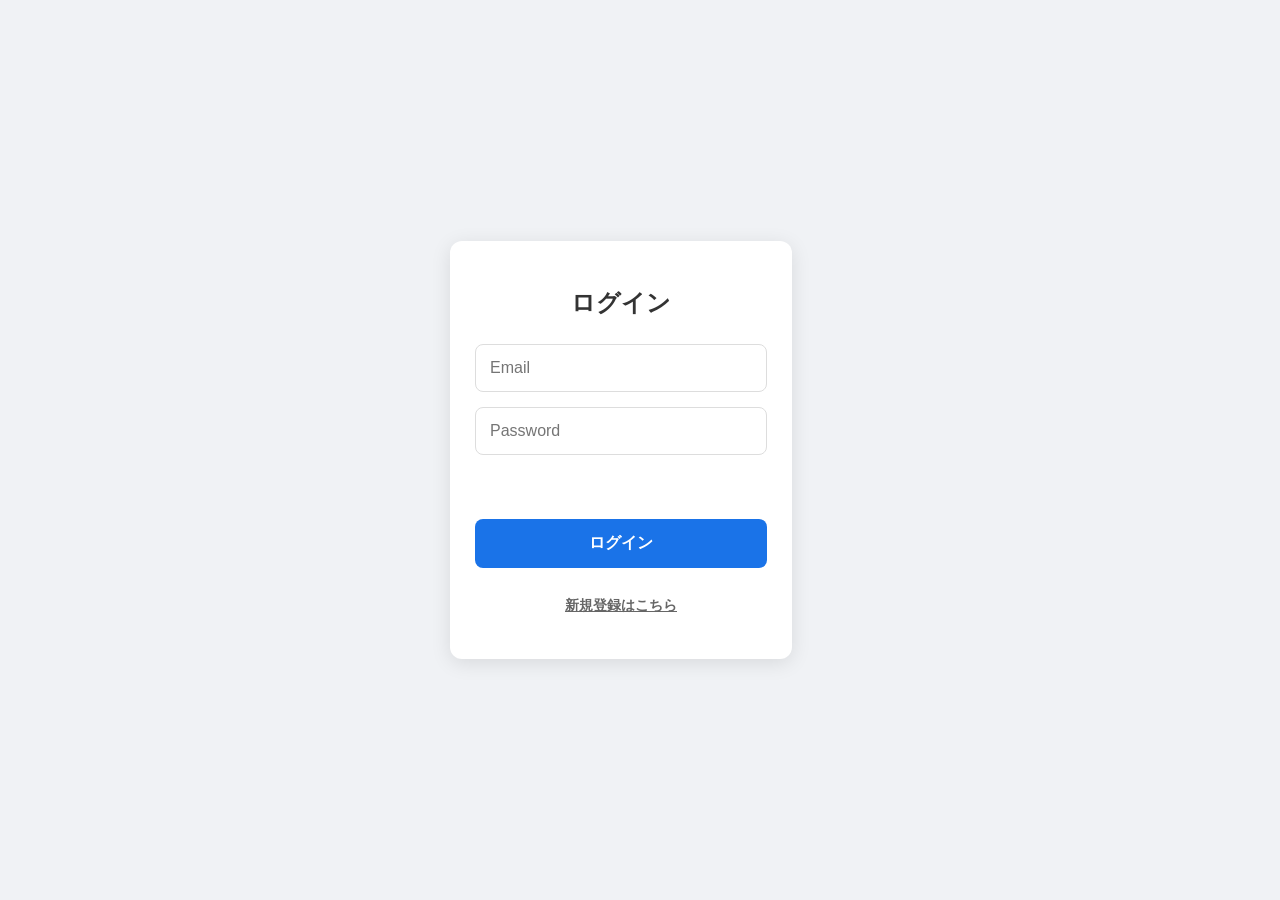
<file: index.html>
<!DOCTYPE html>
<html lang="ja">
<head>
    <meta charset="UTF-8">
    <meta name="viewport" content="width=device-width, initial-scale=1.0">
    <title>平工マッチング - ログイン</title>
    <link rel="stylesheet" href="index-style.css">
</head>
<body>

<div class="login-container">
    <div class="login-card">
        <h1 id="form-title">ログイン</h1>
        
        <div class="input-group">
            <input type="text" id="email" placeholder="Email" inputmode="email">
            <input type="password" id="password" placeholder="Password">
            <input type="password" id="confirm-password" placeholder="Confirm Password" style="display: none;">
        </div>

        <p id="message" class="message"></p>

        <div class="button-group">
            <div id="login-section">
                <button class="btn-primary" onclick="handleLogin()">ログイン</button>
                <button class="btn-flat" onclick="toggleMode('register')">新規登録はこちら</button>
            </div>
            <div id="register-section" style="display: none;">
                <button class="btn-primary" onclick="handleRegister()">アカウント作成</button>
                <button class="btn-flat" onclick="toggleMode('login')">ログインに戻る</button>
            </div>
        </div>
    </div>
</div>

<script src="index-script.js"></script>
</body>
</html>
</file>
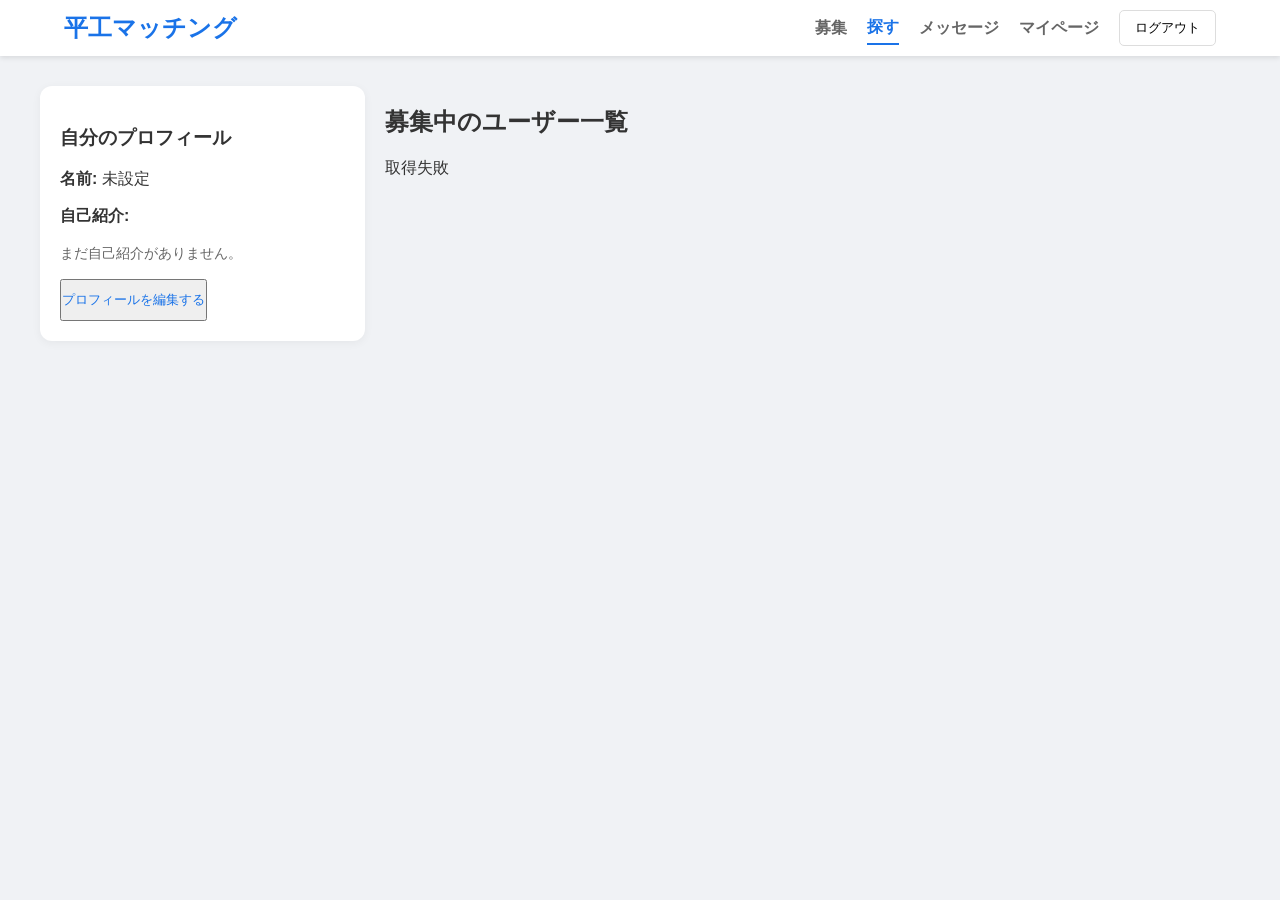
<file: home.html>
<!DOCTYPE html>
<html lang="ja">
<head>
    <meta charset="UTF-8">
    <meta name="viewport" content="width=device-width, initial-scale=1.0">
    <title>ホーム - 平工マッチング</title>
    <link rel="stylesheet" href="home-style.css">
</head>
<body>

<header class="navbar">
    <div class="logo" onclick="location.reload()">平工マッチング</div>
    <div class="nav-links">
        <span class="nav-item" id="tab-recruit" onclick="switchTab('recruit')">募集</span>
        <span class="nav-item active" id="tab-search" onclick="switchTab('search')">探す</span>
        <span class="nav-item" onclick="location.href='messages.html'">メッセージ</span>
        <span class="nav-item" onclick="location.href='mypages.html'">マイページ</span>
        <button class="btn-logout" onclick="logout()">ログアウト</button>
    </div>
</header>

<main class="container">
    <div class="main-layout" style="display: flex; gap: 20px; width: 100%;">
        
        <aside class="my-info-card" style="flex: 1; background: #fff; padding: 20px; border-radius: 12px; box-shadow: 0 2px 10px rgba(0,0,0,0.05); height: fit-content; min-width: 250px;">
            <h3>自分のプロフィール</h3>
            <div id="my-info-display">
                <p><strong>名前:</strong> <span id="display-name-val">未設定</span></p>
                <p><strong>自己紹介:</strong></p>
                <p id="display-bio-val" style="font-size: 0.9rem; color: #666; line-height: 1.5;">まだ自己紹介がありません。マイページから設定してください。</p>
            </div>
            <button class="btn-flat" onclick="location.href='mypages.html'" style="padding: 10px 0; text-align: left; color: #1a73e8;">プロフィールを編集する</button>
        </aside>

        <div style="flex: 3;">
            <section id="recruit-form-area" style="display: none;">
                <div class="sidebar" style="width: 100%; box-sizing: border-box;">
                    <h3>新規募集を投稿</h3>
                    <div class="filter-group">
                        <label>投稿名</label>
                        <input type="text" id="rec-name" placeholder="表示される名前">
                    </div>
                    <div class="filter-group">
                        <label>学科</label>
                        <select id="rec-dept">
                            <option value="機械工学科">機械工学科</option>
                            <option value="電気工学科">電気工学科</option>
                            <option value="建築工学科">建築工学科</option>
                            <option value="土木環境工学科">土木環境工学科</option>
                            <option value="情報工学科">情報工学科</option>
                        </select>
                    </div>
                    <div class="filter-group">
                        <label>募集内容</label>
                        <textarea id="rec-content" rows="4" style="width:100%; border-radius:5px; border:1px solid #ddd; padding: 10px; box-sizing: border-box;"></textarea>
                    </div>
                    <button class="btn-search" onclick="submitRecruitment()">投稿する</button>
                    <p id="recruit-msg" style="margin-top:10px; font-weight:bold;"></p>
                </div>
            </section>

            <section id="search-area">
                <div class="main-content">
                    <h2>募集中のユーザー一覧</h2>
                    <div class="user-grid" id="user-list">
                        <p>読み込み中...</p>
                    </div>
                </div>
            </section>
        </div>
    </div>
</main>

<script>
    const GAS_URL = "https://script.google.com/macros/s/AKfycbwX2ie2URiBLke-9LpAD5edg3yXyleFGpollwhRiCRvG55Euz7Db_xNZboVTlG8yKA1/exec";

function logout() { 
    if(confirm("ログアウトしますか？")) {
        localStorage.clear(); // 全データを消去してログアウト
        window.location.href = "index.html"; 
    }
}

// プロフィール表示を更新
function updateMyProfileDisplay() {
    const savedName = localStorage.getItem("userName") || "未設定";
    const savedBio = localStorage.getItem("userBio") || "まだ自己紹介がありません。";
    document.getElementById("display-name-val").innerText = savedName;
    document.getElementById("display-bio-val").innerText = savedBio;
}

// タブ切り替え
function switchTab(mode) {
    const recArea = document.getElementById("recruit-form-area");
    const searchArea = document.getElementById("search-area");
    const tabRec = document.getElementById("tab-recruit");
    const tabSearch = document.getElementById("tab-search");

    if(mode === 'recruit') {
        recArea.style.display = "block";
        searchArea.style.display = "none";
        tabRec.classList.add("active");
        tabSearch.classList.remove("active");
    } else {
        recArea.style.display = "none";
        searchArea.style.display = "block";
        tabRec.classList.remove("active");
        tabSearch.classList.add("active");
        loadRecruitments();
    }
}

// 募集を投稿
async function submitRecruitment() {
    const name = document.getElementById("rec-name").value;
    const dept = document.getElementById("rec-dept").value;
    const content = document.getElementById("rec-content").value;
    const myEmail = localStorage.getItem("userEmail");

    if(!name || !content) return alert("入力してください");

    try {
        const res = await fetch(GAS_URL, {
            method: "POST",
            body: JSON.stringify({ mode: "postRecruitment", name, dept, content, email: myEmail })
        });
        const result = await res.json();
        if(result.status === "success") {
            alert("投稿完了！");
            document.getElementById("rec-name").value = "";
            document.getElementById("rec-content").value = "";
            switchTab('search');
        }
    } catch(e) { alert("通信エラー"); }
}

// 募集一覧を読み込み
async function loadRecruitments() {
    const listDiv = document.getElementById("user-list");
    try {
        const res = await fetch(GAS_URL, {
            method: "POST",
            body: JSON.stringify({ mode: "getRecruitments" })
        });
        const result = await res.json();
        if(result.status === "success") {
            listDiv.innerHTML = "";
            result.message.reverse().forEach(item => {
                const card = document.createElement("div");
                card.className = "user-card";
                card.innerHTML = `
                    <div class="user-badge">${item.dept}</div>
                    <div class="user-icon">👤</div>
                    <h3>${item.name}</h3>
                    <p>${item.content}</p>
                    <button class="btn-match" onclick="startChat('${item.name}')">メッセージを送る</button>
                `;
                listDiv.appendChild(card);
            });
        }
    } catch(e) { listDiv.innerHTML = "取得失敗"; }
}

function startChat(targetName) {
    localStorage.setItem("chatTarget", targetName);
    window.location.href = "messages.html";
}

window.onload = function() {
    loadRecruitments();
    updateMyProfileDisplay();
    // 募集タブへの直接リンク対応
    if(location.search.includes('tab=recruit')) switchTab('recruit');
};
</script>
</body>
</html>
</file>
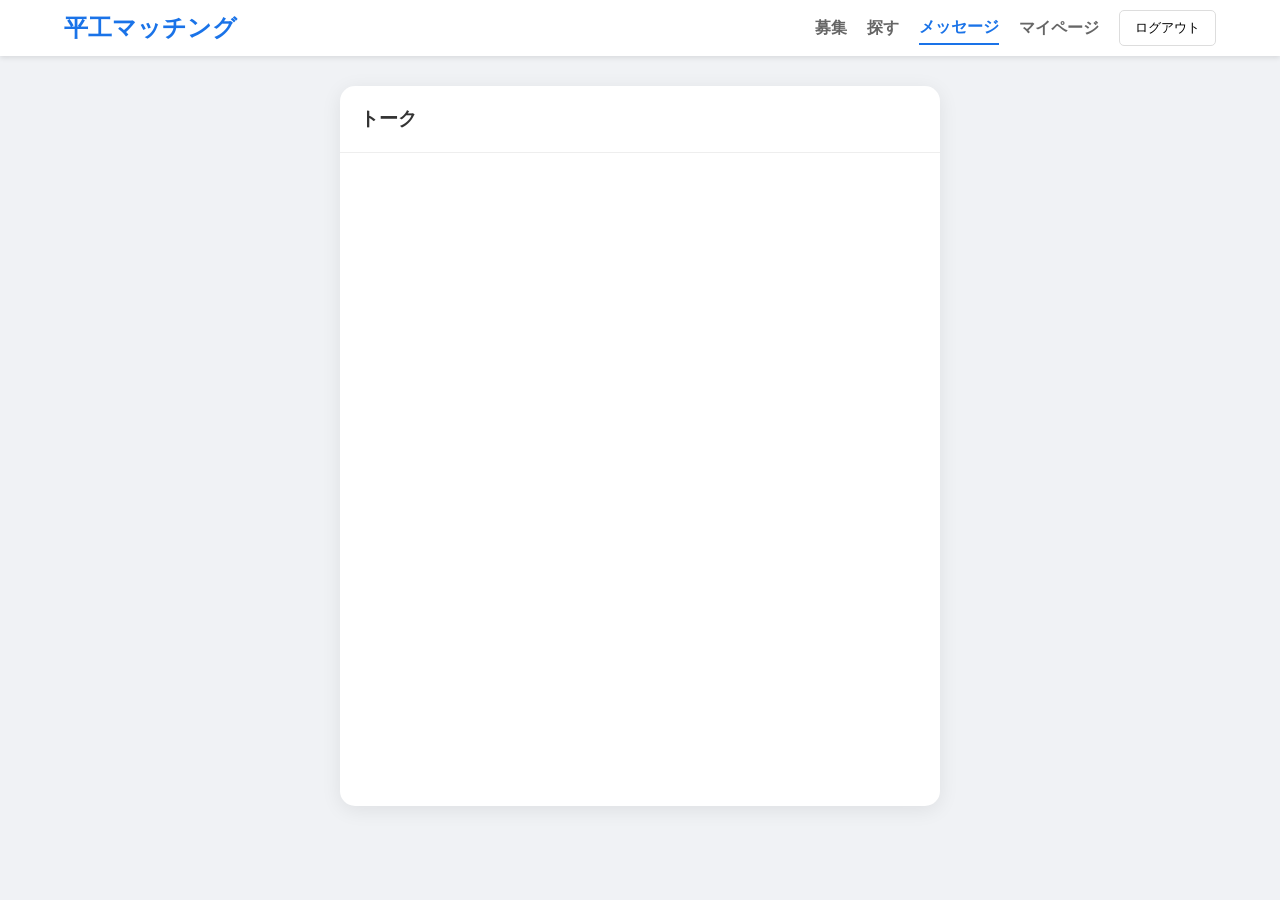
<file: messages.html>
<!DOCTYPE html>
<html lang="ja">
<head>
    <meta charset="UTF-8">
    <title>メッセージ - 平工マッチング</title>
    <link rel="stylesheet" href="home-style.css">
    <style>
        /* チャット専用の高度なスタイル */
        .chat-container {
            width: 100%;
            max-width: 600px;
            margin: 0 auto;
            background: #fff;
            border-radius: 15px;
            overflow: hidden;
            box-shadow: 0 4px 20px rgba(0,0,0,0.08);
            height: 80vh; /* 画面の高さに合わせる */
            display: flex;
            flex-direction: column;
        }

        /* ヘッダー */
        .chat-header {
            padding: 15px 20px;
            background: #1a73e8;
            color: white;
            display: flex;
            align-items: center;
            justify-content: space-between;
        }
        .header-left { display: flex; align-items: center; gap: 12px; }
        .btn-back { background: rgba(255,255,255,0.2); border: none; color: white; padding: 6px 12px; border-radius: 8px; cursor: pointer; }

        /* メッセージ表示エリア */
        .chat-messages {
            flex: 1;
            padding: 20px;
            overflow-y: auto;
            background: #f0f2f5;
            display: flex;
            flex-direction: column;
            gap: 12px;
        }

        /* 吹き出しの共通設定 */
        .bubble {
            max-width: 75%;
            padding: 10px 15px;
            border-radius: 18px;
            font-size: 0.95rem;
            line-height: 1.4;
            position: relative;
            word-wrap: break-word;
        }

        /* 相手のメッセージ（左側） */
        .msg-left {
            align-self: flex-start;
            background: white;
            color: #333;
            border-bottom-left-radius: 4px;
            box-shadow: 0 1px 2px rgba(0,0,0,0.1);
        }

        /* 自分のメッセージ（右側） */
        .msg-right {
            align-self: flex-end;
            background: #1a73e8;
            color: white;
            border-bottom-right-radius: 4px;
        }

        /* 入力エリア */
        .chat-input-area {
            padding: 15px;
            background: white;
            border-top: 1px solid #eee;
            display: flex;
            gap: 10px;
        }
        .chat-input-area input {
            flex: 1;
            padding: 12px;
            border: 1px solid #ddd;
            border-radius: 25px;
            outline: none;
            transition: border 0.2s;
        }
        .chat-input-area input:focus { border-color: #1a73e8; }
        
        .btn-send {
            background: #1a73e8;
            color: white;
            border: none;
            width: 45px;
            height: 45px;
            border-radius: 50%;
            cursor: pointer;
            display: flex;
            justify-content: center;
            align-items: center;
            font-size: 1.2rem;
        }

        /* リスト表示 */
        .chat-list-item {
            padding: 15px 20px;
            display: flex;
            align-items: center;
            gap: 15px;
            border-bottom: 1px solid #f0f0f0;
            cursor: pointer;
        }
        .chat-list-item:hover { background: #f8f9fa; }
        .avatar-circle { width: 45px; height: 45px; background: #e8f0fe; border-radius: 50%; display: flex; justify-content: center; align-items: center; font-size: 20px; }
    </style>
</head>
<body>
    <header class="navbar">
        <div class="logo" onclick="location.href='home.html'">平工マッチング</div>
        <div class="nav-links">
            <span class="nav-item" onclick="location.href='home.html?tab=recruit'">募集</span>
            <span class="nav-item" onclick="location.href='home.html'">探す</span>
            <span class="nav-item active">メッセージ</span>
            <span class="nav-item" onclick="location.href='mypages.html'">マイページ</span>
            <button class="btn-logout" onclick="logout()">ログアウト</button>
        </div>
    </header>

    <main class="container">
        <div class="chat-container">
            <div id="view-list">
                <div style="padding: 20px; border-bottom: 1px solid #eee;">
                    <h3 style="margin:0;">トーク</h3>
                </div>
                <div id="chat-history-list"></div>
            </div>

            <div id="view-detail" style="display: none; flex-direction: column; height: 100%;">
                <div class="chat-header">
                    <div class="header-left">
                        <button class="btn-back" onclick="showList()">戻る</button>
                        <span id="target-name" style="font-weight:bold;">名前</span>
                    </div>
                </div>
                
                <div class="chat-messages" id="message-area">
                    </div>

                <div class="chat-input-area">
                    <input type="text" id="chat-input" placeholder="メッセージを入力..." onkeypress="handleEnter(event)">
                    <button class="btn-send" onclick="sendMessage()">▶</button>
                </div>
            </div>
        </div>
    </main>

    <script>
        const GAS_URL = "https://script.google.com/macros/s/AKfycbwX2ie2URiBLke-9LpAD5edg3yXyleFGpollwhRiCRvG55Euz7Db_xNZboVTlG8yKA1/exec";
const myEmail = localStorage.getItem("userEmail");
let currentChatTarget = "";
let chatHistory = JSON.parse(localStorage.getItem("chatHistory") || "[]");

window.onload = function() {
    const target = localStorage.getItem("chatTarget");
    if (target) {
        if (!chatHistory.includes(target)) {
            chatHistory.push(target);
            localStorage.setItem("chatHistory", JSON.stringify(chatHistory));
        }
        localStorage.removeItem("chatTarget");
        openChat(target);
    } else {
        showList();
    }
    // 3秒ごとに新着チェックを開始
    setInterval(loadMessages, 3000);
};

function showList() {
    document.getElementById("view-list").style.display = "block";
    document.getElementById("view-detail").style.display = "none";
    currentChatTarget = "";
    const listArea = document.getElementById("chat-history-list");
    listArea.innerHTML = "";
    
    chatHistory.forEach(name => {
        const div = document.createElement("div");
        div.className = "chat-list-item";
        div.onclick = () => openChat(name);
        div.innerHTML = `<div class="avatar-circle">👤</div><div><strong>${name}</strong></div>`;
        listArea.appendChild(div);
    });
}

function openChat(name) {
    currentChatTarget = name;
    document.getElementById("view-list").style.display = "none";
    document.getElementById("view-detail").style.display = "flex";
    document.getElementById("target-name").innerText = name;
    loadMessages(); // 初回読み込み
}

async function sendMessage() {
    const input = document.getElementById("chat-input");
    const text = input.value.trim();
    if (!text || !currentChatTarget) return;

    input.value = "";
    try {
        await fetch(GAS_URL, {
            method: "POST",
            body: JSON.stringify({ mode: "sendMessage", from: myEmail, to: currentChatTarget, text: text })
        });
        loadMessages();
    } catch (e) { console.error("送信エラー"); }
}

async function loadMessages() {
    if (!currentChatTarget) return;
    try {
        const res = await fetch(GAS_URL, {
            method: "POST",
            body: JSON.stringify({ mode: "getMessages", user1: myEmail, user2: currentChatTarget })
        });
        const result = await res.json();
        if (result.status === "success") {
            const area = document.getElementById("message-area");
            area.innerHTML = "";
            result.message.forEach(msg => {
                const type = (msg.from === myEmail) ? "msg-right" : "msg-left";
                const div = document.createElement("div");
                div.className = "bubble " + type;
                div.innerText = msg.text;
                area.appendChild(div);
            });
            area.scrollTop = area.scrollHeight;
        }
    } catch (e) { }
}

function handleEnter(e) { if (e.key === 'Enter') sendMessage(); }
function logout() { if(confirm("ログアウト?")) window.location.href = "index.html"; }
    </script>
</body>
</html>
</file>
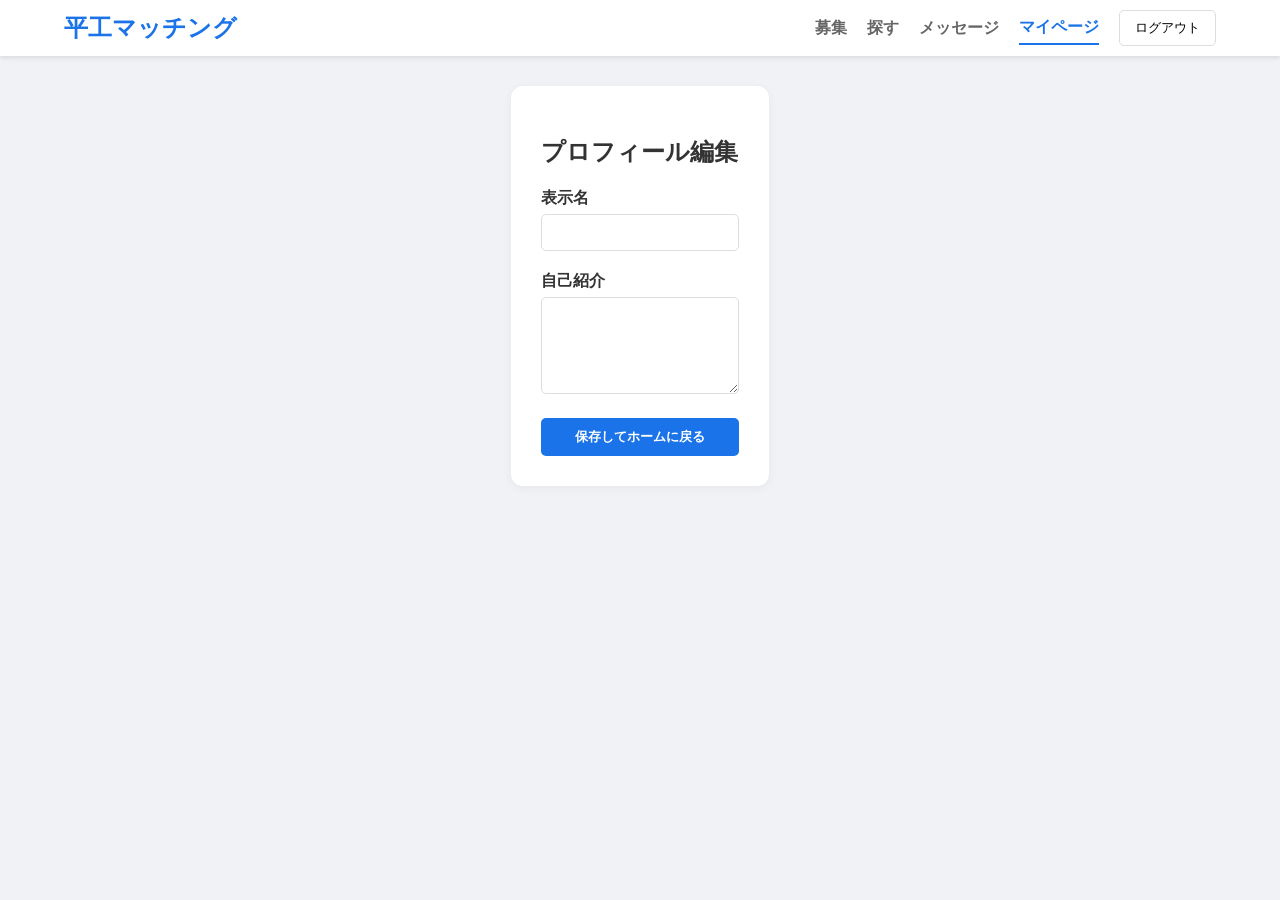
<file: mypages.html>
<!DOCTYPE html>
<html lang="ja">
<head>
    <meta charset="UTF-8">
    <title>マイページ - 平工マッチング</title>
    <link rel="stylesheet" href="home-style.css">
</head>
<body>
    <header class="navbar">
        <div class="logo" onclick="location.href='home.html'" style="cursor:pointer">平工マッチング</div>
        <div class="nav-links">
            <span class="nav-item" onclick="location.href='home.html?tab=recruit'">募集</span>
            <span class="nav-item" onclick="location.href='home.html'">探す</span>
            <span class="nav-item" onclick="location.href='messages.html'">メッセージ</span>
            <span class="nav-item active">マイページ</span>
            <button class="btn-logout" onclick="logout()">ログアウト</button>
        </div>
    </header>
    <main class="container">
        <div style="background: white; padding: 30px; border-radius: 12px; max-width: 500px; margin: 0 auto; box-shadow: 0 2px 10px rgba(0,0,0,0.05);">
            <h2>プロフィール編集</h2>
            <div style="margin-bottom: 20px; text-align: left;">
                <label style="font-weight: bold; display: block; margin-bottom: 5px;">表示名</label>
                <input type="text" id="my-name" style="width: 100%; padding: 10px; border: 1px solid #ddd; border-radius: 5px; box-sizing: border-box;">
            </div>
            <div style="margin-bottom: 20px; text-align: left;">
                <label style="font-weight: bold; display: block; margin-bottom: 5px;">自己紹介</label>
                <textarea id="my-bio" rows="5" style="width: 100%; padding: 10px; border: 1px solid #ddd; border-radius: 5px; box-sizing: border-box;"></textarea>
            </div>
            <button class="btn-search" onclick="saveProfile()">保存してホームに戻る</button>
        </div>
    </main>
    <script>
        function logout() { if(confirm("ログアウトしますか？")) window.location.href = "index.html"; }
        window.onload = function() {
            document.getElementById("my-name").value = localStorage.getItem("userName") || "";
            document.getElementById("my-bio").value = localStorage.getItem("userBio") || "";
        }
        function saveProfile() {
            localStorage.setItem("userName", document.getElementById("my-name").value);
            localStorage.setItem("userBio", document.getElementById("my-bio").value);
            alert("保存しました！");
            location.href = 'home.html';
        }
    </script>
</body>
</html>
</file>
<file: index-style.css>
/* 全体のレイアウト設定 */
body {
    margin: 0;
    padding: 0;
    display: flex;
    justify-content: center;
    align-items: center;
    min-height: 100dvh; /* スマホのバーを考慮した高さ */
    background-color: #f0f2f5;
    font-family: "Helvetica Neue", Arial, "Hiragino Kaku Gothic ProN", "Hiragino Sans", Meiryo, sans-serif;
}

/* ログインカード */
.login-card {
    background-color: #ffffff;
    padding: 30px 25px;
    border-radius: 12px;
    box-shadow: 0 4px 20px rgba(0, 0, 0, 0.1);
    width: 90%;
    max-width: 380px;
    text-align: center;
    box-sizing: border-box; /* パディングによるはみ出し防止 */
}

h1 {
    color: #333;
    margin-bottom: 25px;
    font-size: 1.5rem;
}

/* 入力エリア */
input {
    width: 100%;
    padding: 14px; /* 少し大きめにしてタップしやすく */
    margin-bottom: 15px;
    border: 1px solid #ddd;
    border-radius: 8px;
    box-sizing: border-box;
    font-size: 16px; /* iOSの自動ズーム防止 */
    transition: all 0.3s;
    -webkit-appearance: none; /* iOSのデフォルトスタイルをリセット */
}

input:focus {
    outline: none;
    border-color: #1a73e8;
    box-shadow: 0 0 0 3px rgba(26, 115, 232, 0.2);
}

/* メッセージエリア */
.message {
    min-height: 20px;
    margin-bottom: 15px;
    font-size: 14px;
    font-weight: bold;
}
.success { color: #28a745; }
.error { color: #dc3545; }

/* ボタン設定 */
button {
    width: 100%;
    padding: 14px;
    border-radius: 8px;
    font-size: 16px;
    font-weight: bold;
    cursor: pointer;
    transition: 0.2s;
    border: none;
    display: block;
}

.btn-primary {
    background-color: #1a73e8;
    color: white;
}

.btn-flat {
    background-color: transparent;
    color: #666;
    text-decoration: underline;
    font-size: 14px;
    margin-top: 15px;
}

button:hover { opacity: 0.8; }
button:active { transform: scale(0.98); }
</file>
<file: home-style.css>
body { margin: 0; background-color: #f0f2f5; font-family: sans-serif; color: #333; }
.navbar { background: white; padding: 10px 5%; display: flex; justify-content: space-between; align-items: center; box-shadow: 0 2px 5px rgba(0,0,0,0.1); position: sticky; top: 0; }
.logo { font-size: 1.5rem; font-weight: bold; color: #1a73e8; cursor: pointer; }
.nav-links { display: flex; align-items: center; }
.nav-item { margin-right: 20px; cursor: pointer; color: #666; font-weight: bold; padding: 5px 0; }
.nav-item.active { color: #1a73e8; border-bottom: 2px solid #1a73e8; }
.btn-logout { padding: 8px 15px; border-radius: 5px; border: 1px solid #ddd; background: none; cursor: pointer; }
.container { display: flex; max-width: 1200px; margin: 30px auto; padding: 0 20px; }
.sidebar { background: white; padding: 20px; border-radius: 12px; box-shadow: 0 2px 10px rgba(0,0,0,0.05); }
.filter-group { margin-bottom: 15px; text-align: left; }
.filter-group label { display: block; margin-bottom: 5px; font-weight: bold; }
.filter-group input, .filter-group select { width: 100%; padding: 8px; border-radius: 5px; border: 1px solid #ddd; box-sizing: border-box; }
.btn-search { width: 100%; padding: 10px; background: #1a73e8; color: white; border: none; border-radius: 5px; cursor: pointer; font-weight: bold; }
.user-grid { display: grid; grid-template-columns: repeat(auto-fill, minmax(220px, 1fr)); gap: 20px; width: 100%; }
.user-card { background: white; padding: 20px; border-radius: 12px; text-align: center; position: relative; box-shadow: 0 2px 8px rgba(0,0,0,0.05); }
.user-badge { position: absolute; top: 10px; right: 10px; background: #e8f0fe; color: #1a73e8; font-size: 11px; padding: 3px 8px; border-radius: 10px; }
.user-icon { font-size: 50px; margin: 10px 0; }
.btn-match { background: #1a73e8; color: white; border: none; padding: 10px; border-radius: 20px; width: 100%; cursor: pointer; margin-top: 10px; font-weight: bold; }
</file>
